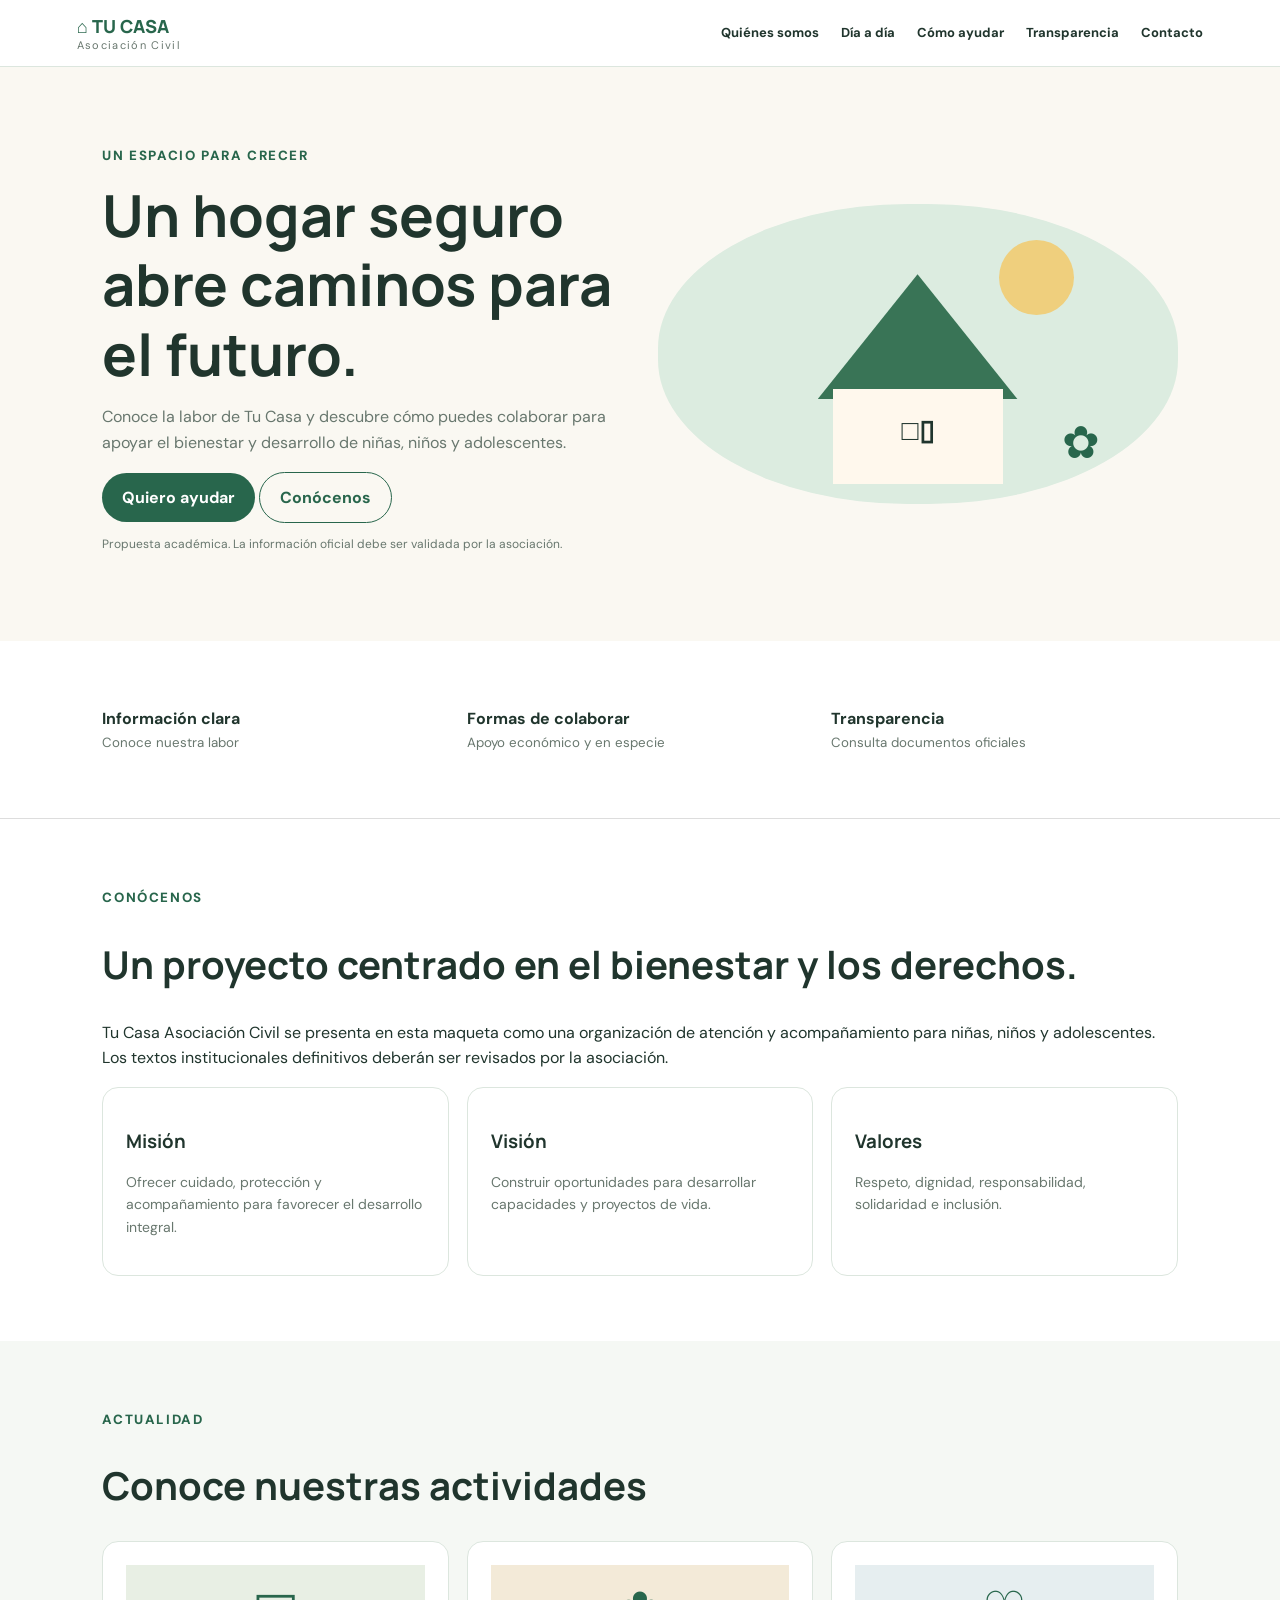
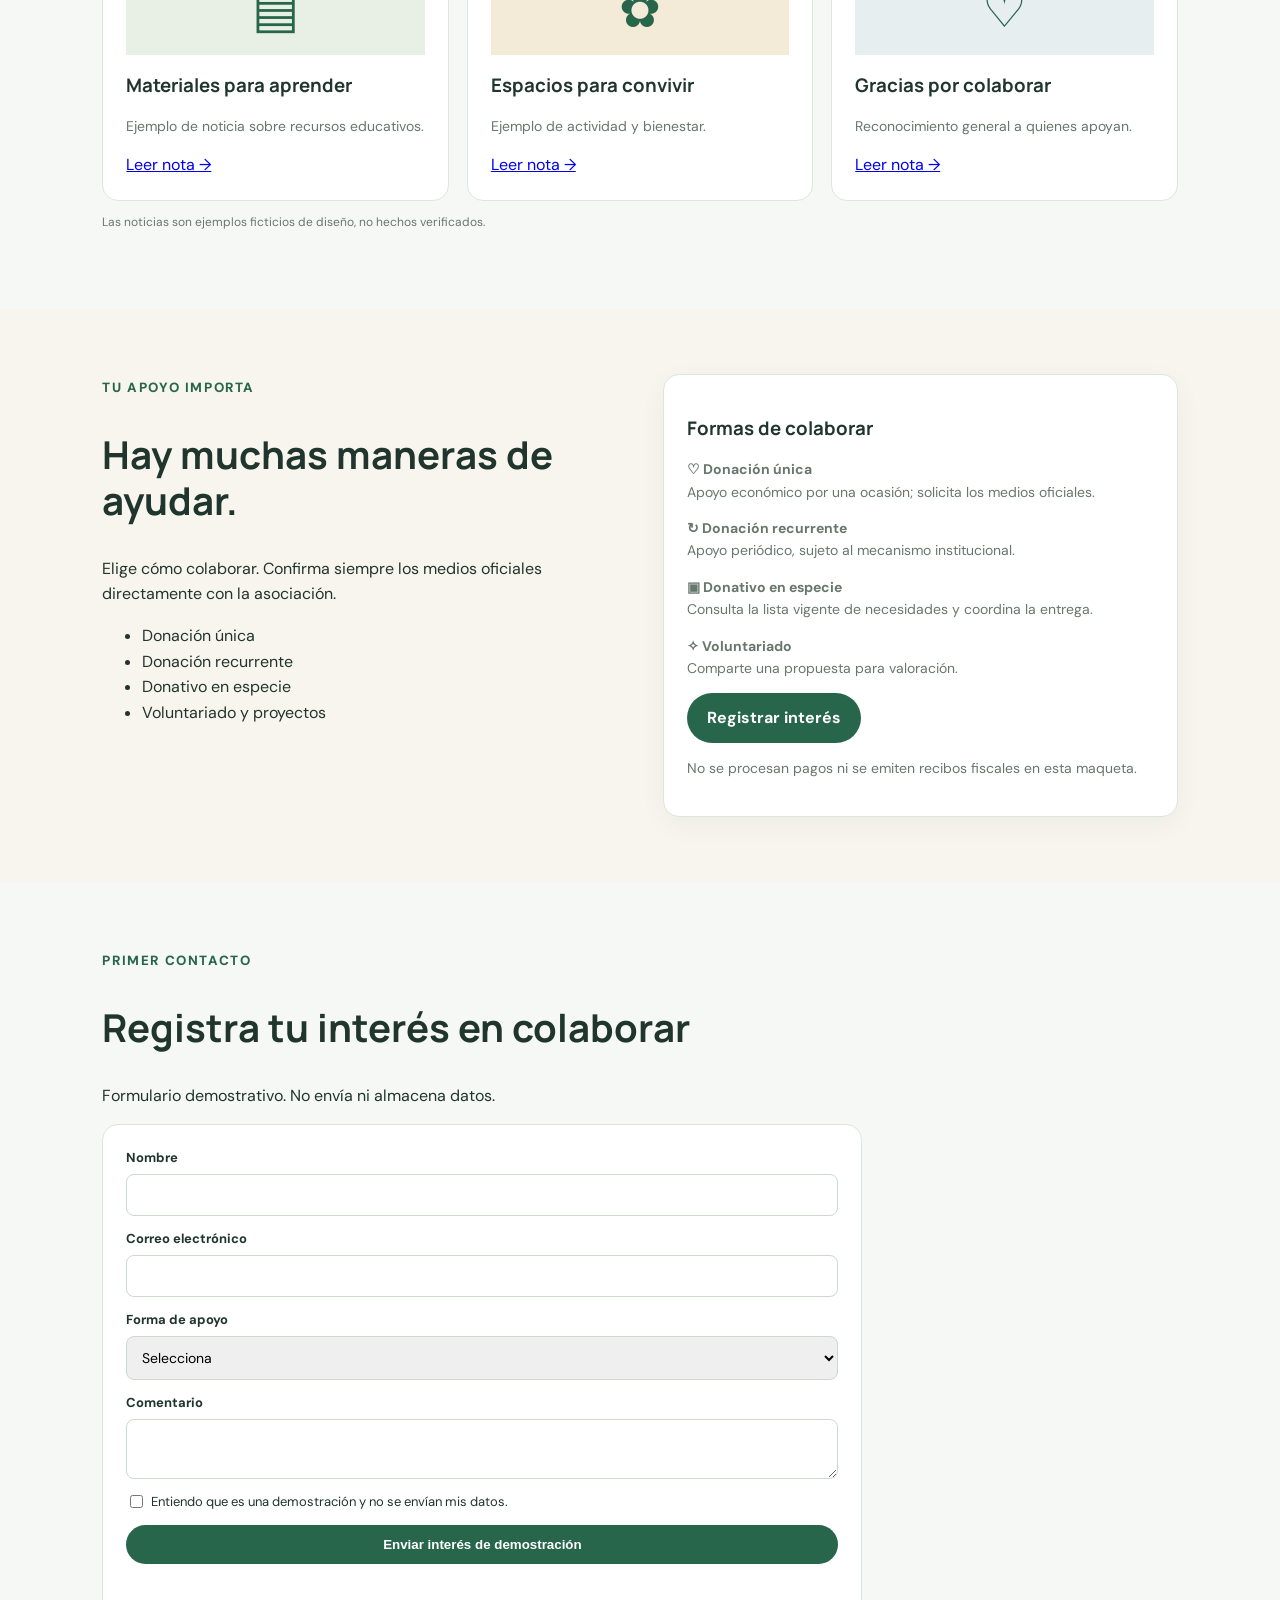
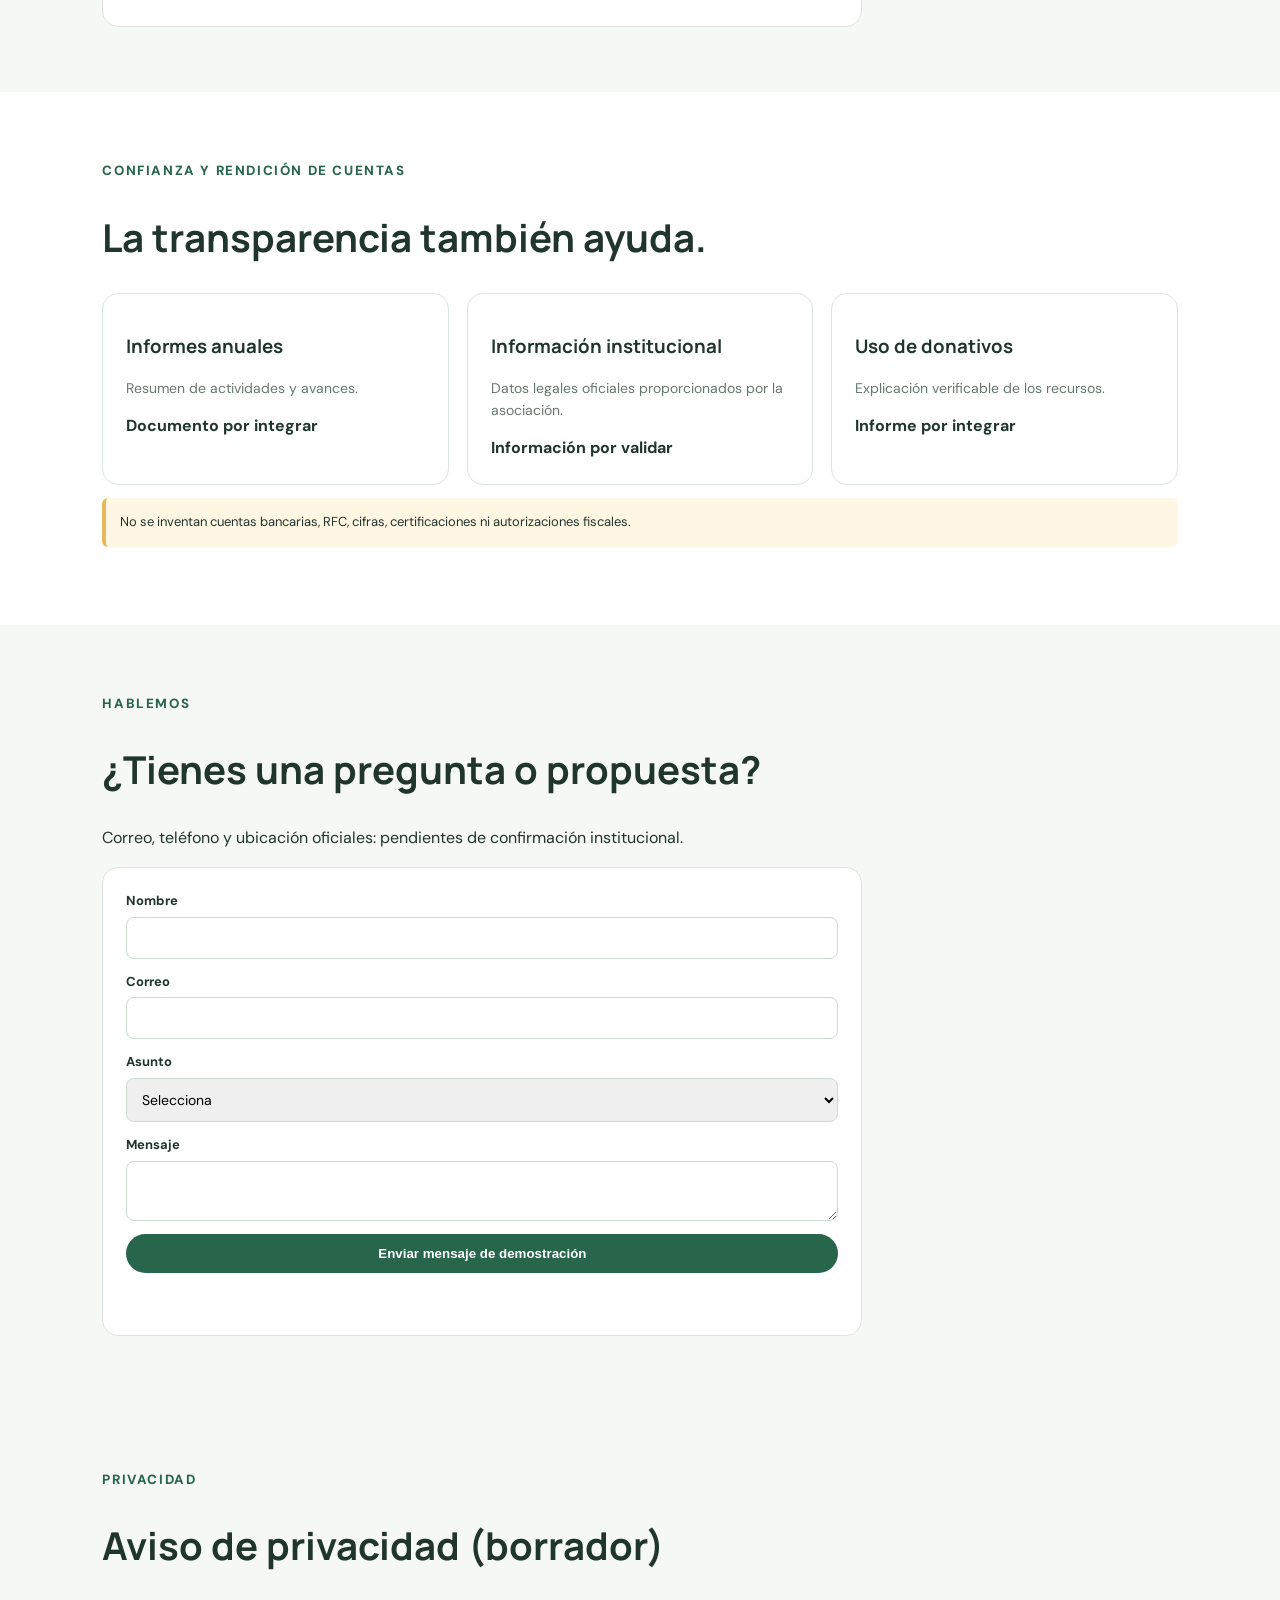
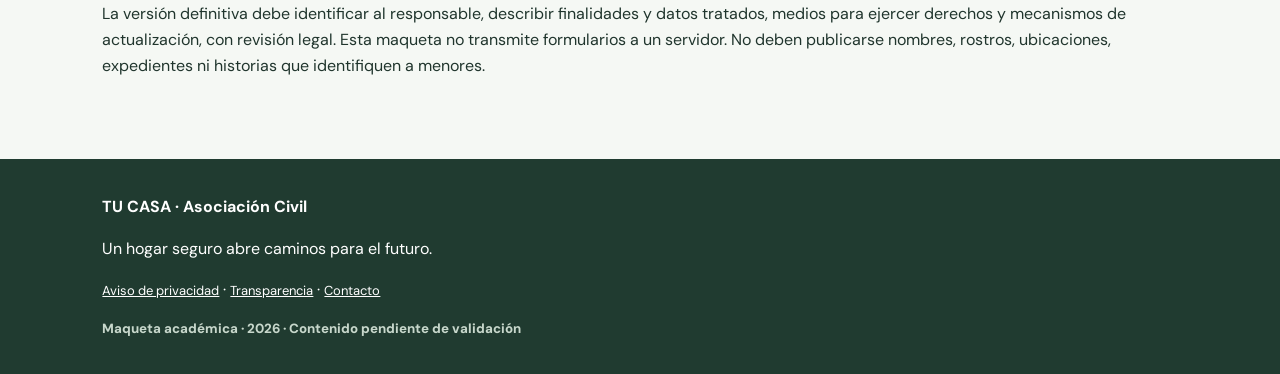
<file: index.html>
<!doctype html><html lang="es"><head><meta charset="utf-8"><meta name="viewport" content="width=device-width,initial-scale=1"><title>Tu Casa | Un hogar, nuevas oportunidades</title><link rel="stylesheet" href="styles.css"></head><body>
<header><a class="logo" href="#inicio">⌂ TU CASA <small>Asociación Civil</small></a><button id="menuBtn">☰</button><nav id="nav"><a href="#nosotros">Quiénes somos</a><a href="#noticias">Día a día</a><a href="#ayudar">Cómo ayudar</a><a href="#transparencia">Transparencia</a><a href="#contacto">Contacto</a></nav></header>
<main><section id="inicio" class="hero"><div><small>UN ESPACIO PARA CRECER</small><h1>Un hogar seguro abre caminos para el futuro.</h1><p>Conoce la labor de Tu Casa y descubre cómo puedes colaborar para apoyar el bienestar y desarrollo de niñas, niños y adolescentes.</p><a class="btn" href="#ayudar">Quiero ayudar</a> <a class="btn alt" href="#nosotros">Conócenos</a><p class="muted">Propuesta académica. La información oficial debe ser validada por la asociación.</p></div><div class="art"><div class="sun"></div><div class="roof"></div><div class="house"><span>□</span><b>▯</b></div><div class="flower">✿</div></div></section>
<section class="strip"><div><b>Información clara</b><small>Conoce nuestra labor</small></div><div><b>Formas de colaborar</b><small>Apoyo económico y en especie</small></div><div><b>Transparencia</b><small>Consulta documentos oficiales</small></div></section>
<section id="nosotros"><small>CONÓCENOS</small><h2>Un proyecto centrado en el bienestar y los derechos.</h2><p>Tu Casa Asociación Civil se presenta en esta maqueta como una organización de atención y acompañamiento para niñas, niños y adolescentes. Los textos institucionales definitivos deberán ser revisados por la asociación.</p><div class="cards"><article><h3>Misión</h3><p>Ofrecer cuidado, protección y acompañamiento para favorecer el desarrollo integral.</p></article><article><h3>Visión</h3><p>Construir oportunidades para desarrollar capacidades y proyectos de vida.</p></article><article><h3>Valores</h3><p>Respeto, dignidad, responsabilidad, solidaridad e inclusión.</p></article></div></section>
<section id="noticias" class="soft"><small>ACTUALIDAD</small><h2>Conoce nuestras actividades</h2><div class="cards"><article><div class="visual">▤</div><h3>Materiales para aprender</h3><p>Ejemplo de noticia sobre recursos educativos.</p><a href="noticia.html">Leer nota →</a></article><article><div class="visual v2">✿</div><h3>Espacios para convivir</h3><p>Ejemplo de actividad y bienestar.</p><a href="noticia.html">Leer nota →</a></article><article><div class="visual v3">♡</div><h3>Gracias por colaborar</h3><p>Reconocimiento general a quienes apoyan.</p><a href="noticia.html">Leer nota →</a></article></div><p class="muted">Las noticias son ejemplos ficticios de diseño, no hechos verificados.</p></section>
<section id="ayudar" class="donate"><div><small>TU APOYO IMPORTA</small><h2>Hay muchas maneras de ayudar.</h2><p>Elige cómo colaborar. Confirma siempre los medios oficiales directamente con la asociación.</p><ul><li>Donación única</li><li>Donación recurrente</li><li>Donativo en especie</li><li>Voluntariado y proyectos</li></ul></div><div class="panel"><h3>Formas de colaborar</h3><p><b>♡ Donación única</b><br>Apoyo económico por una ocasión; solicita los medios oficiales.</p><p><b>↻ Donación recurrente</b><br>Apoyo periódico, sujeto al mecanismo institucional.</p><p><b>▣ Donativo en especie</b><br>Consulta la lista vigente de necesidades y coordina la entrega.</p><p><b>✧ Voluntariado</b><br>Comparte una propuesta para valoración.</p><a class="btn" href="#registro">Registrar interés</a><p class="muted">No se procesan pagos ni se emiten recibos fiscales en esta maqueta.</p></div></section>
<section id="registro" class="soft"><small>PRIMER CONTACTO</small><h2>Registra tu interés en colaborar</h2><p>Formulario demostrativo. No envía ni almacena datos.</p><form id="support"><label>Nombre<input required maxlength="80"></label><label>Correo electrónico<input type="email" required maxlength="120"></label><label>Forma de apoyo<select required><option value="">Selecciona</option><option>Donación única</option><option>Donación recurrente</option><option>Donativo en especie</option><option>Voluntariado</option><option>Proyecto</option></select></label><label>Comentario<textarea maxlength="400"></textarea></label><label class="check"><input type="checkbox" required> Entiendo que es una demostración y no se envían mis datos.</label><button class="btn">Enviar interés de demostración</button><p class="status" aria-live="polite"></p></form></section>
<section id="transparencia"><small>CONFIANZA Y RENDICIÓN DE CUENTAS</small><h2>La transparencia también ayuda.</h2><div class="cards"><article><h3>Informes anuales</h3><p>Resumen de actividades y avances.</p><b>Documento por integrar</b></article><article><h3>Información institucional</h3><p>Datos legales oficiales proporcionados por la asociación.</p><b>Información por validar</b></article><article><h3>Uso de donativos</h3><p>Explicación verificable de los recursos.</p><b>Informe por integrar</b></article></div><p class="notice">No se inventan cuentas bancarias, RFC, cifras, certificaciones ni autorizaciones fiscales.</p></section>
<section id="contacto" class="soft"><small>HABLEMOS</small><h2>¿Tienes una pregunta o propuesta?</h2><p>Correo, teléfono y ubicación oficiales: pendientes de confirmación institucional.</p><form id="contact"><label>Nombre<input required></label><label>Correo<input type="email" required></label><label>Asunto<select required><option value="">Selecciona</option><option>Información general</option><option>Donaciones</option><option>Voluntariado</option><option>Proyecto</option></select></label><label>Mensaje<textarea required></textarea></label><button class="btn">Enviar mensaje de demostración</button><p class="status" aria-live="polite"></p></form></section>
<section id="privacidad" class="soft"><small>PRIVACIDAD</small><h2>Aviso de privacidad (borrador)</h2><p>La versión definitiva debe identificar al responsable, describir finalidades y datos tratados, medios para ejercer derechos y mecanismos de actualización, con revisión legal. Esta maqueta no transmite formularios a un servidor. No deben publicarse nombres, rostros, ubicaciones, expedientes ni historias que identifiquen a menores.</p></section></main>
<footer><b>TU CASA · Asociación Civil</b><p>Un hogar seguro abre caminos para el futuro.</p><a href="#privacidad">Aviso de privacidad</a> · <a href="#transparencia">Transparencia</a> · <a href="#contacto">Contacto</a><small>Maqueta académica · 2026 · Contenido pendiente de validación</small></footer><script src="script.js"></script></body></html>
</file>
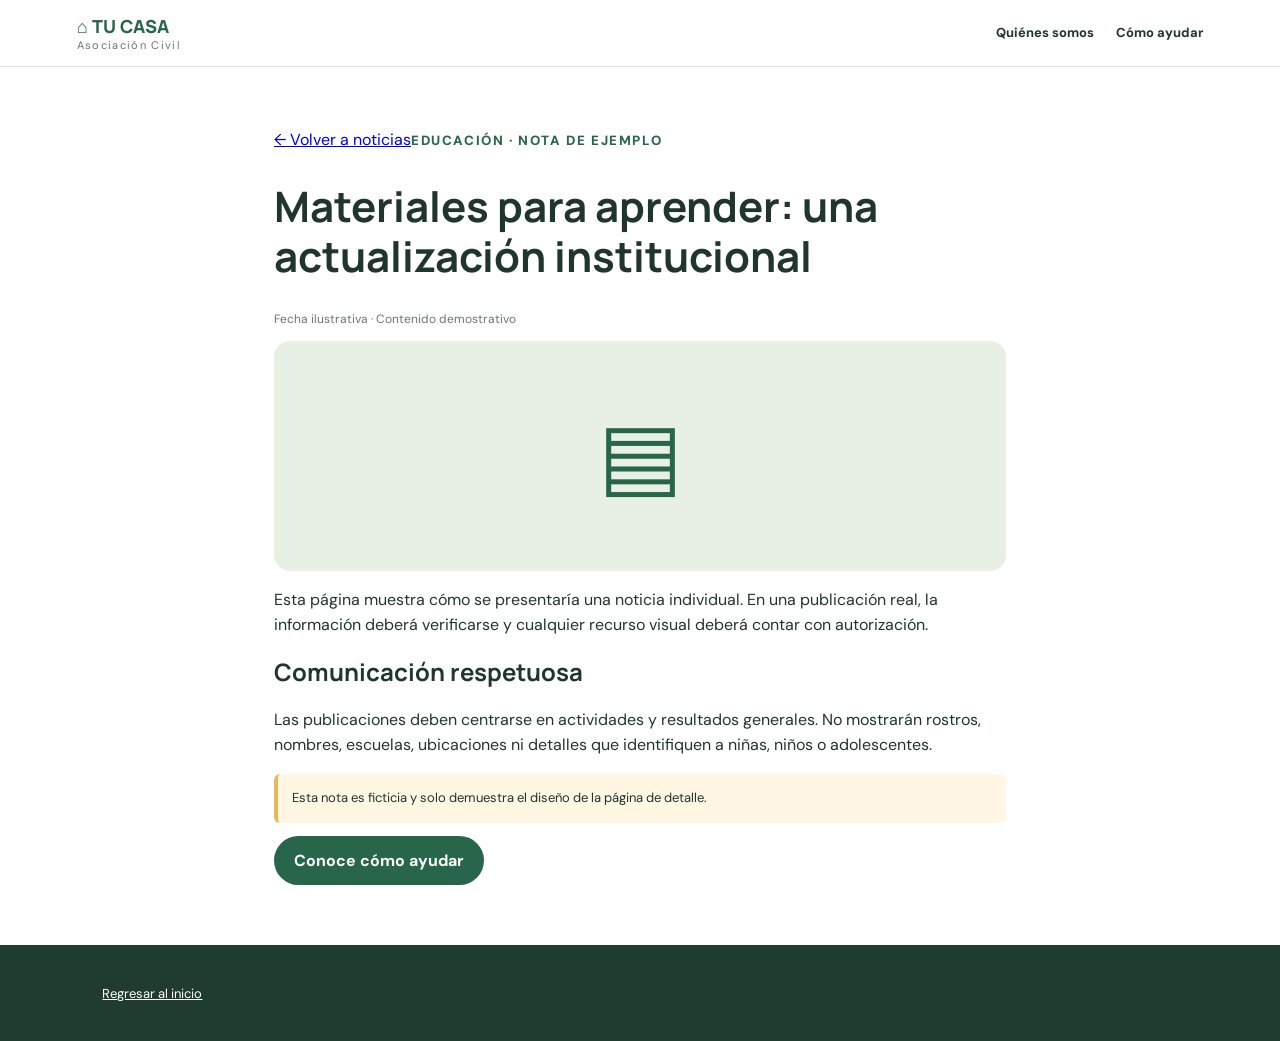
<file: noticia.html>
<!doctype html><html lang="es"><head><meta charset="utf-8"><meta name="viewport" content="width=device-width,initial-scale=1"><title>Noticia | Tu Casa</title><link rel="stylesheet" href="styles.css"></head><body><header><a class="logo" href="index.html">⌂ TU CASA <small>Asociación Civil</small></a><nav><a href="index.html#nosotros">Quiénes somos</a><a href="index.html#ayudar">Cómo ayudar</a></nav></header><main class="article"><a href="index.html#noticias">← Volver a noticias</a><small>EDUCACIÓN · NOTA DE EJEMPLO</small><h1>Materiales para aprender: una actualización institucional</h1><p class="muted">Fecha ilustrativa · Contenido demostrativo</p><div class="banner">▤</div><p>Esta página muestra cómo se presentaría una noticia individual. En una publicación real, la información deberá verificarse y cualquier recurso visual deberá contar con autorización.</p><h2>Comunicación respetuosa</h2><p>Las publicaciones deben centrarse en actividades y resultados generales. No mostrarán rostros, nombres, escuelas, ubicaciones ni detalles que identifiquen a niñas, niños o adolescentes.</p><p class="notice">Esta nota es ficticia y solo demuestra el diseño de la página de detalle.</p><a class="btn" href="index.html#ayudar">Conoce cómo ayudar</a></main><footer><a href="index.html">Regresar al inicio</a></footer><script src="script.js"></script></body></html>
</file>
<file: styles.css>
@import url('https://fonts.googleapis.com/css2?family=DM+Sans:wght@400;600;700&family=Manrope:wght@600;700;800&display=swap');:root{--g:#28664c;--ink:#20352d;--muted:#68776e;--mint:#edf4ef;--cream:#faf8f2}*{box-sizing:border-box}html{scroll-behavior:smooth;scroll-padding-top:85px}body{margin:0;color:var(--ink);font:16px 'DM Sans',Arial;line-height:1.6}header{position:sticky;top:0;background:white;border-bottom:1px solid #dce6de;padding:14px 6%;display:flex;justify-content:space-between;align-items:center;z-index:5}.logo{font:800 18px Manrope;color:var(--g);text-decoration:none}.logo small{display:block;font:11px 'DM Sans';color:var(--muted)}nav{display:flex;gap:22px}nav a{font-size:13px;color:var(--ink);text-decoration:none;font-weight:700}#menuBtn{display:none}.hero{background:var(--cream);padding:75px 8%;display:grid;grid-template-columns:1fr 1fr;gap:35px;align-items:center;min-height:480px}.hero h1,h1,h2,h3{font-family:Manrope;line-height:1.2}.hero h1{font-size:clamp(36px,5vw,58px);margin:12px 0}.hero p{color:var(--muted)}small{color:var(--g);font-weight:800;letter-spacing:.12em}.btn{display:inline-block;background:var(--g);color:white;text-decoration:none;border:0;border-radius:30px;padding:12px 20px;font-weight:700;cursor:pointer}.alt{background:transparent;color:var(--g);border:1px solid var(--g)}.muted{font-size:12px;color:var(--muted)}.art{height:300px;background:#dcece0;border-radius:48%;display:grid;place-items:center;position:relative}.sun{position:absolute;right:20%;top:12%;width:75px;height:75px;background:#efcf7d;border-radius:50%}.roof{position:absolute;top:70px;width:200px;height:125px;background:#397456;clip-path:polygon(50% 0,100% 100%,0 100%)}.house{position:absolute;top:185px;width:170px;height:95px;background:#fff8ed;text-align:center;padding:20px;font-size:28px}.flower{position:absolute;bottom:25px;right:15%;font-size:45px;color:var(--g)}.strip,.cards{display:grid;grid-template-columns:repeat(3,1fr);gap:18px}.strip{padding:25px 8%;border-bottom:1px solid #ddd}.strip small{display:block;letter-spacing:0;color:var(--muted);font-weight:400}section:not(.hero){padding:65px 8%}section h2{font-size:clamp(28px,3vw,40px)}.cards article,.panel,form{background:white;border:1px solid #dce6de;border-radius:16px;padding:23px}.cards p,.panel p{color:var(--muted);font-size:14px}.soft{background:#f5f8f4}.visual{height:90px;background:#e8efe4;display:grid;place-items:center;font-size:50px;color:var(--g)}.v2{background:#f3ead8}.v3{background:#e6eef0}.donate{background:#f7f5ed;display:grid;grid-template-columns:1fr 1fr;gap:45px}.panel{box-shadow:0 8px 28px #20352d0b}.notice{background:#fff6e3;border-left:4px solid #e7b85c;padding:14px;border-radius:6px;font-size:13px}form{max-width:760px;display:grid;gap:13px}label{font-size:13px;font-weight:700;display:grid;gap:5px}input,select,textarea{padding:11px;border:1px solid #cbd9cf;border-radius:8px;font:14px 'DM Sans';width:100%}.check{display:flex;align-items:center;font-weight:400}.check input{width:auto}.status{color:var(--g);font-weight:700;font-size:13px}.article{max-width:780px;margin:auto;padding:60px 24px}.article h1{font-size:42px}.banner{height:230px;background:#e8efe4;display:grid;place-items:center;font-size:90px;color:var(--g);border-radius:16px}footer{background:#203b30;color:white;padding:35px 8%}footer a{color:white;font-size:13px}footer small{display:block;color:#c7d7cb;margin-top:15px;letter-spacing:0}@media(max-width:760px){header{padding:12px 5%}#menuBtn{display:block;background:white;border:0;font-size:22px}nav{display:none;position:absolute;top:65px;left:0;right:0;background:white;padding:20px;flex-direction:column}nav.open{display:flex}.hero,.donate{grid-template-columns:1fr}.art{height:250px}.strip,.cards{grid-template-columns:1fr}.hero{padding:50px 7%}section:not(.hero){padding:48px 7%}.article h1{font-size:32px}}
</file>
